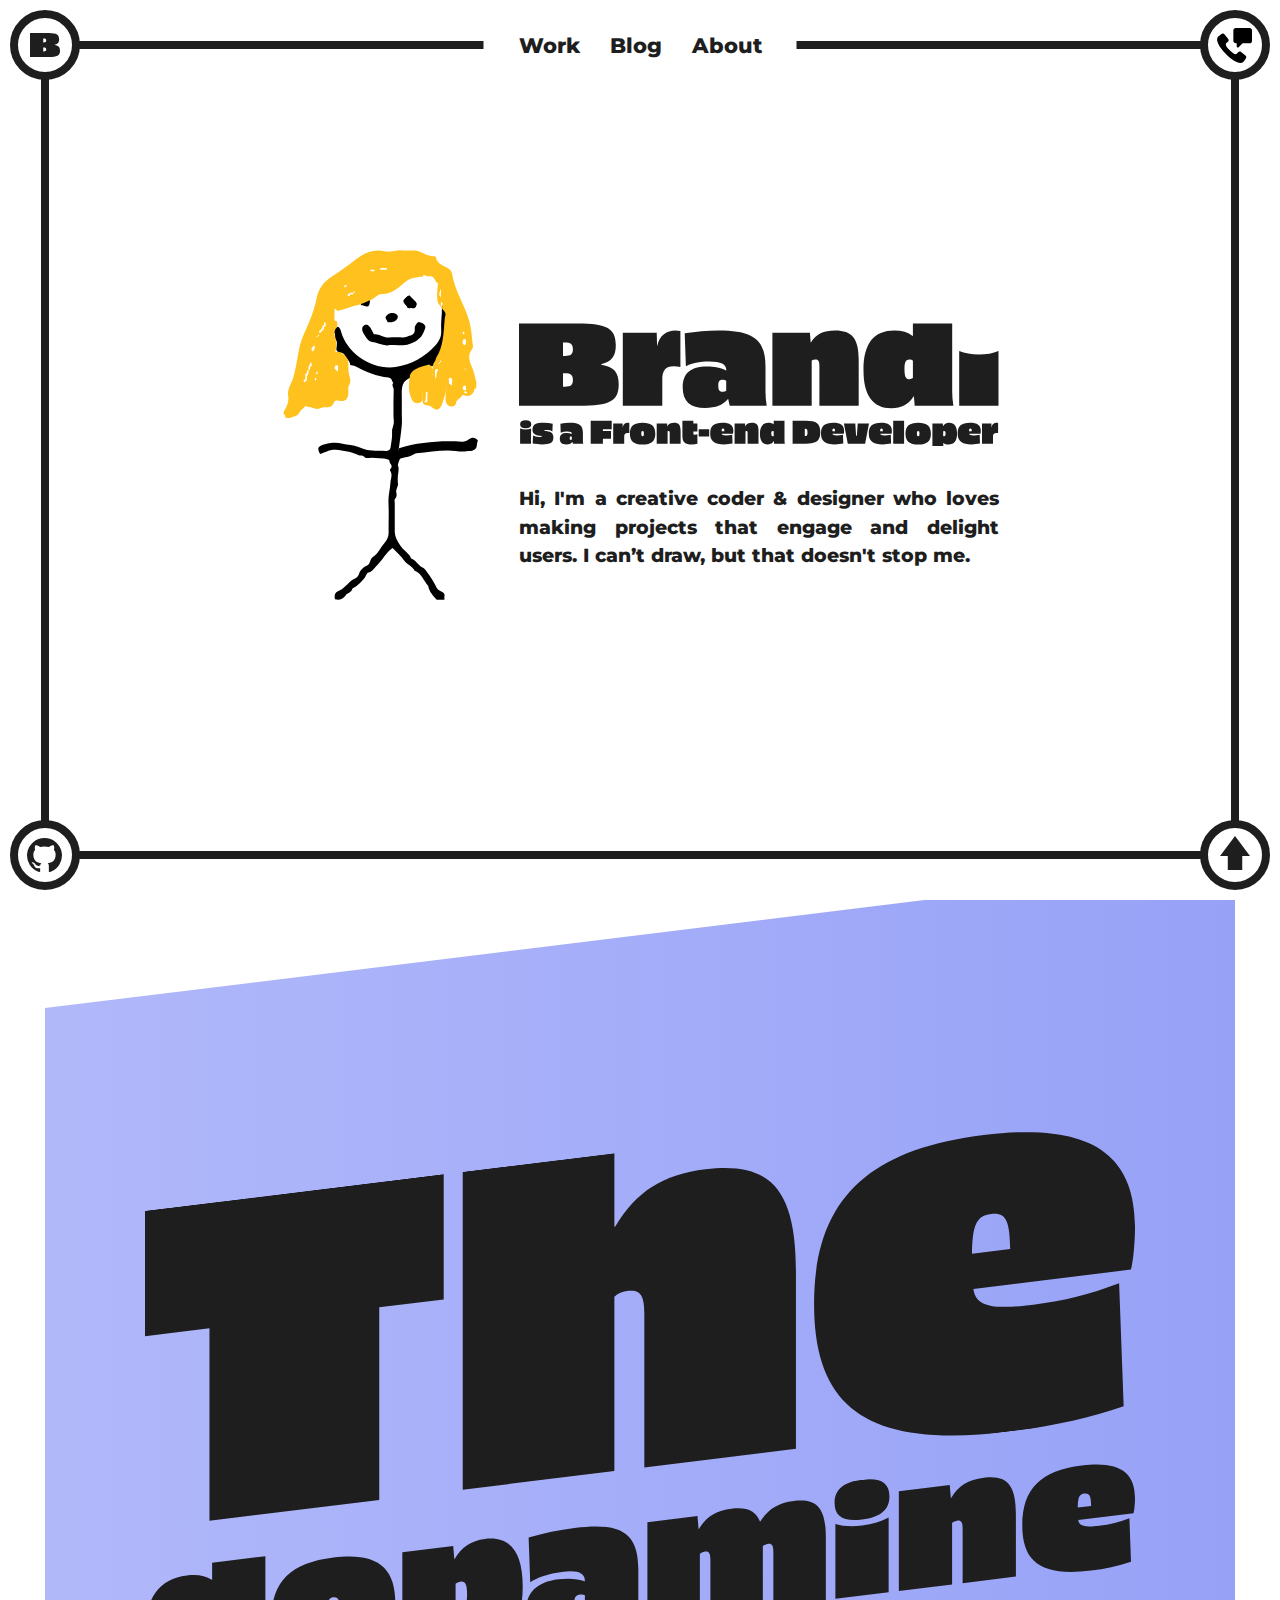
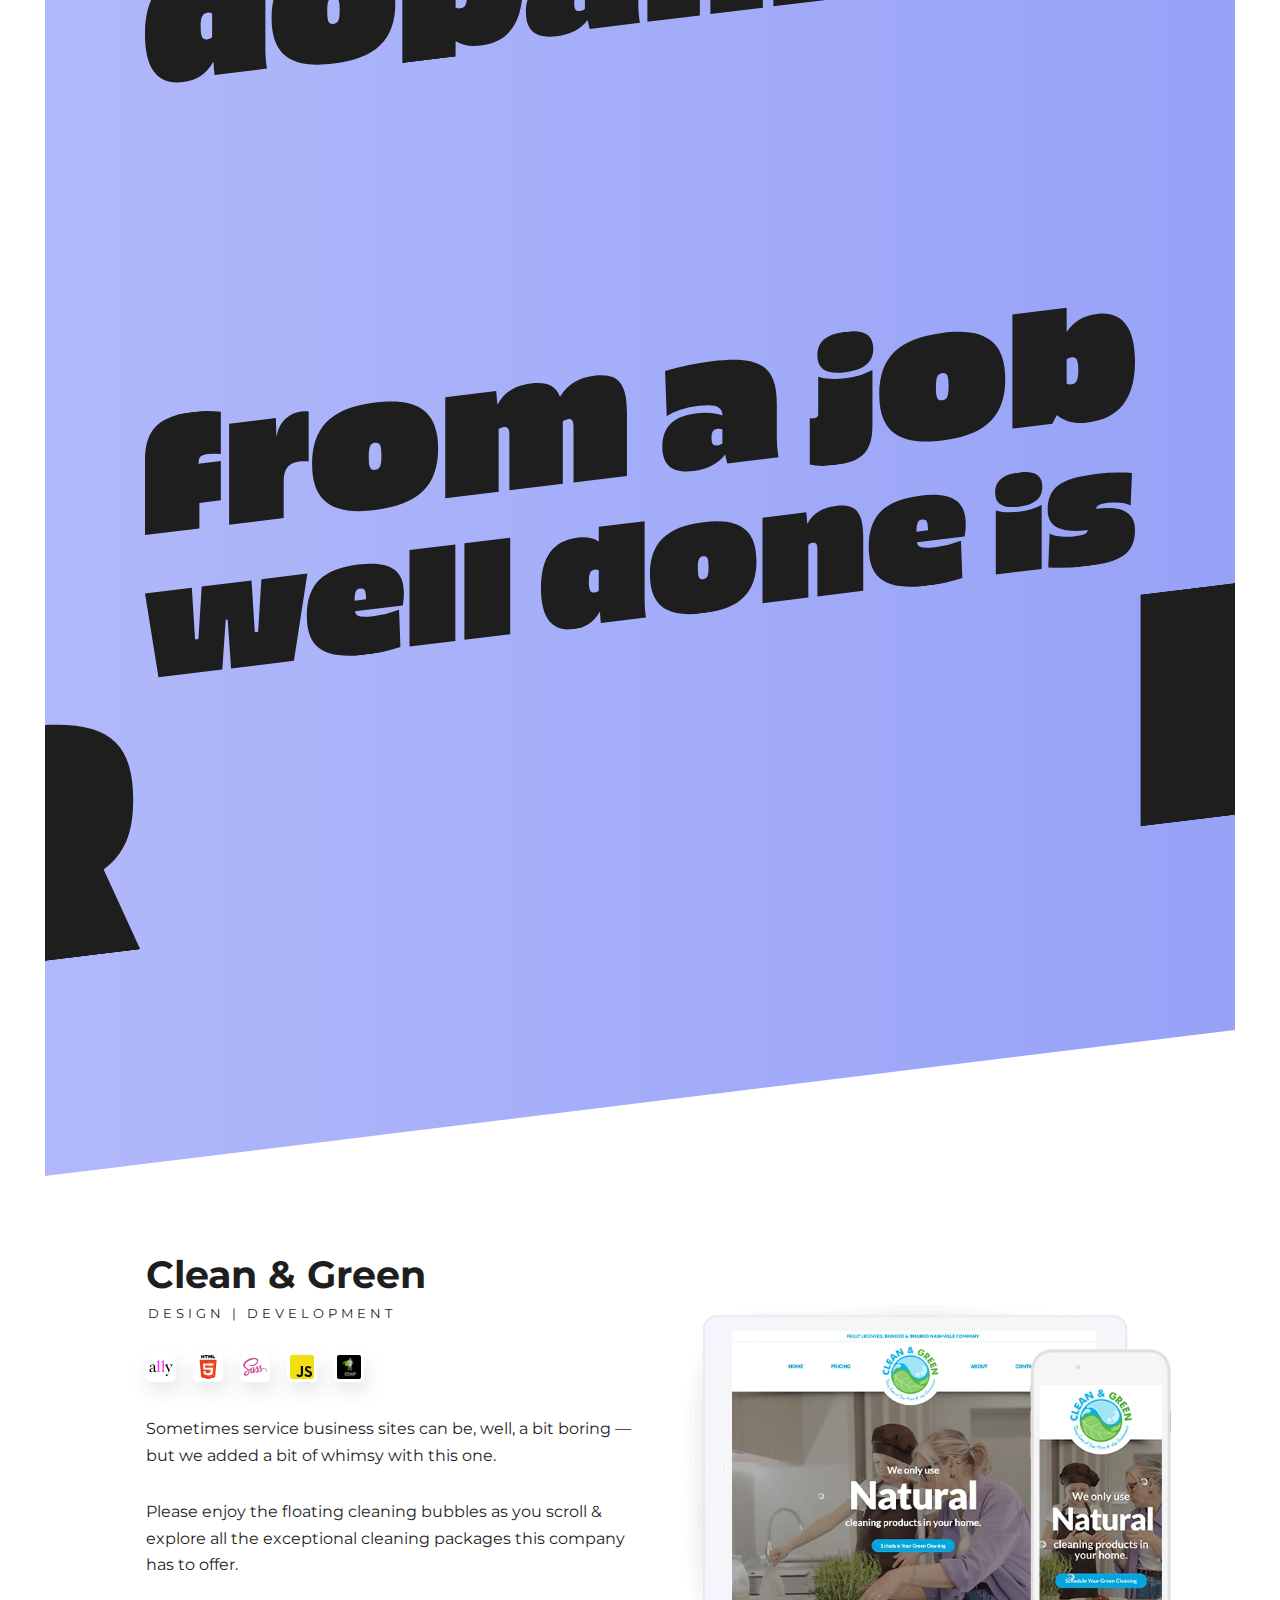
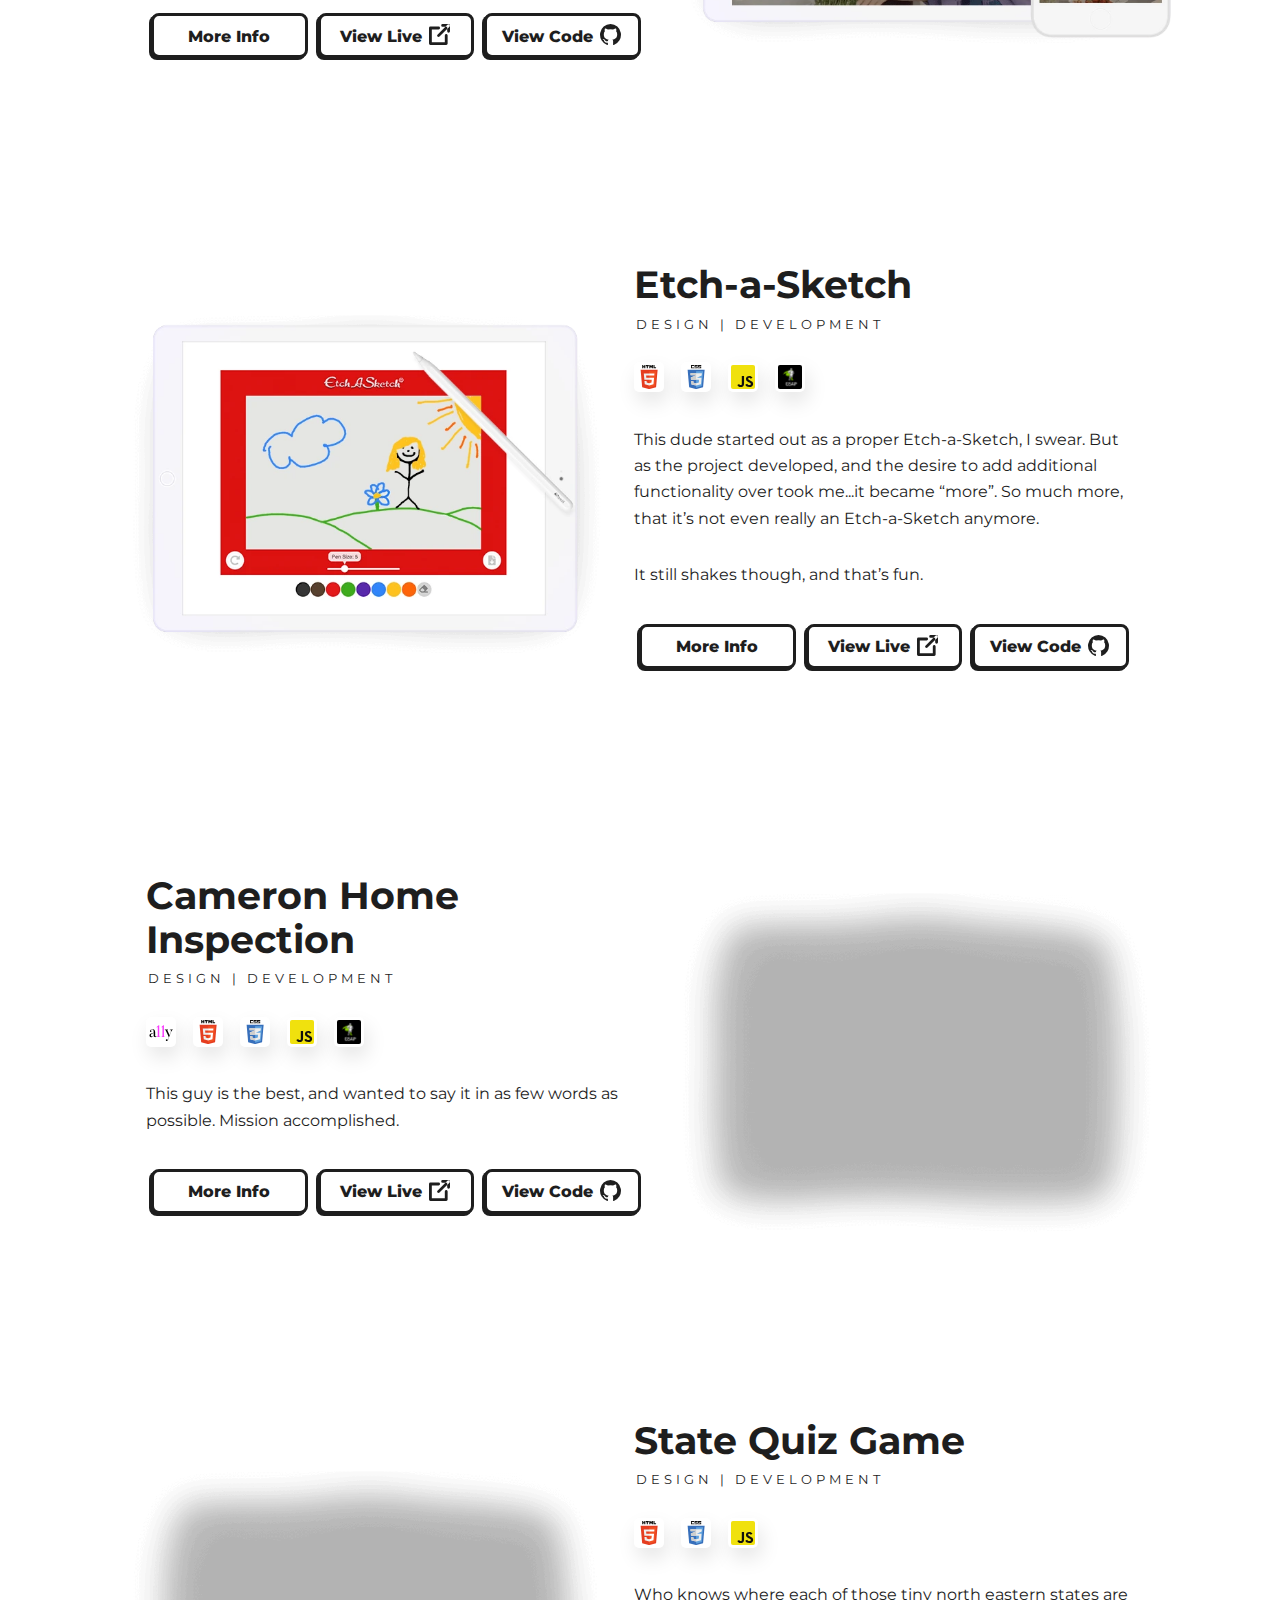
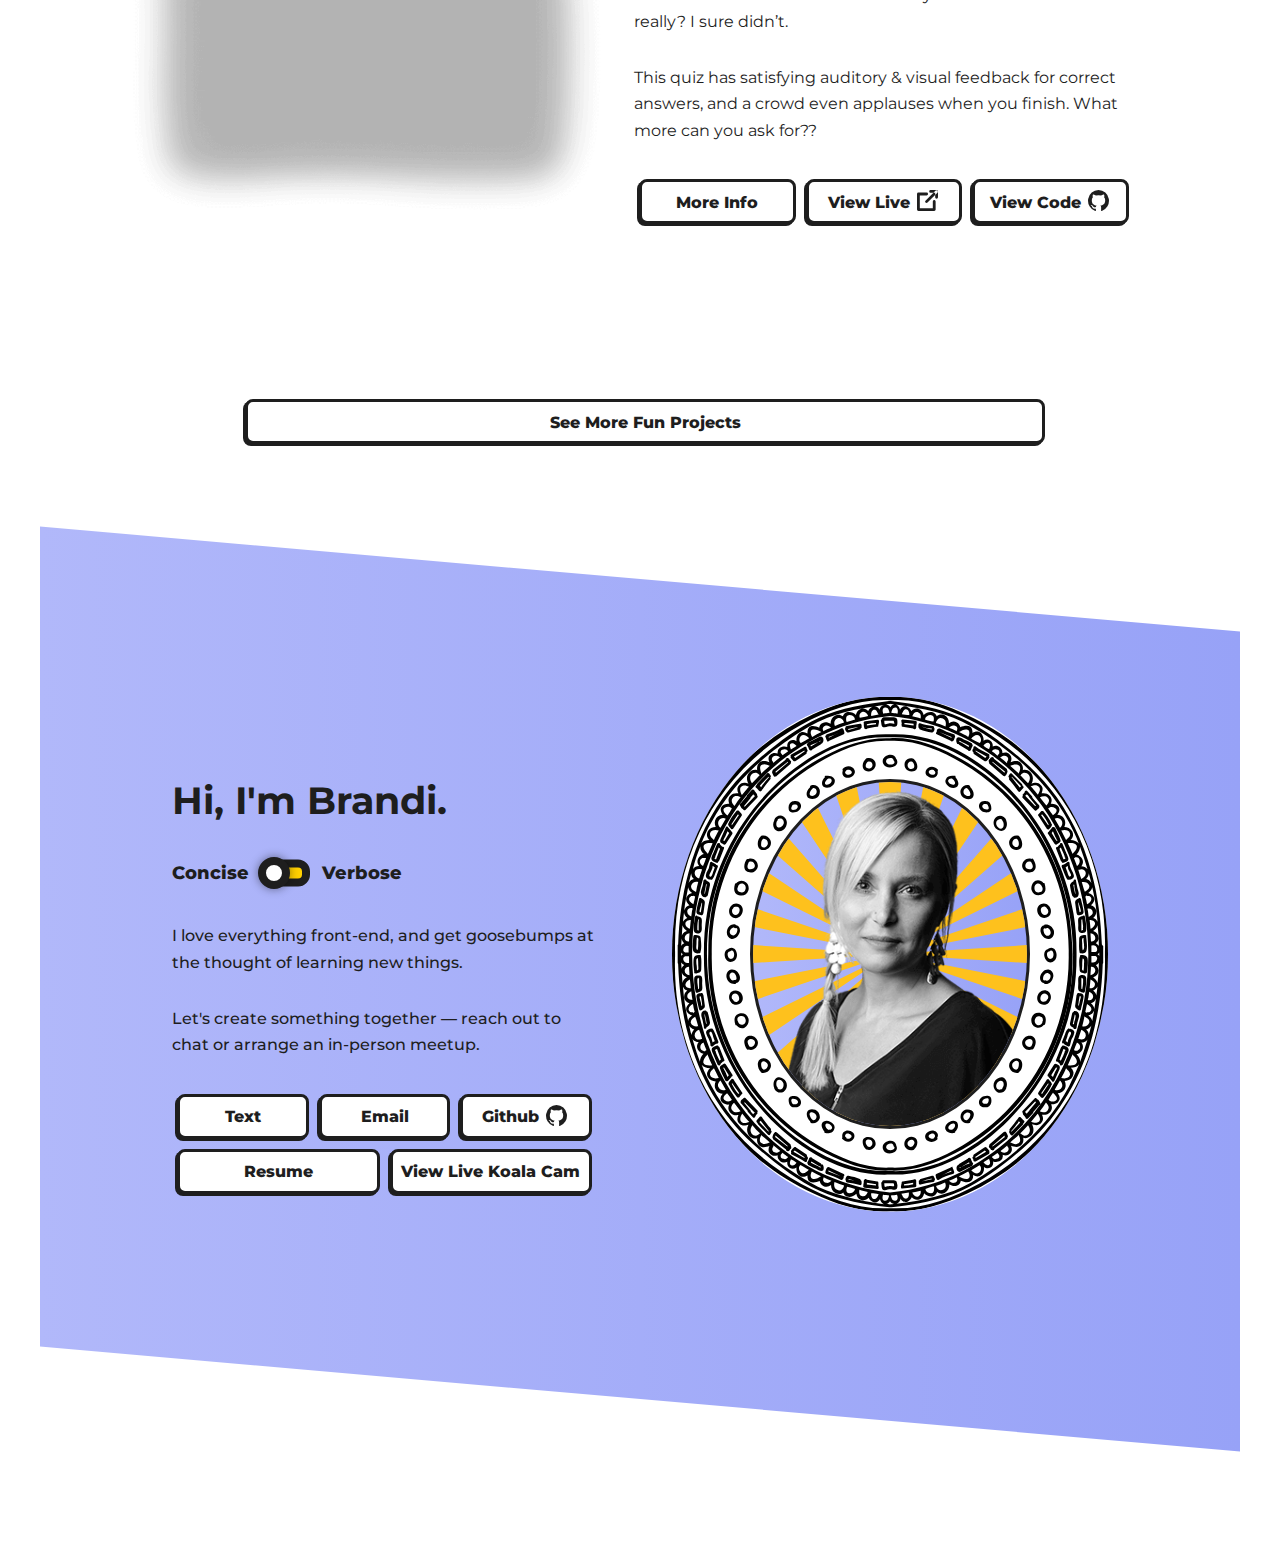
<file: index.html>
<!DOCTYPE html>
<html class="no-js" lang="en">

<head>
  <meta charset="utf-8" />
  <title>Brandi Cameron is a Front-end Developer &amp; Designer in Nashville, Tennessee</title>
  <meta name="description" content="Hi, I’m Brandi, a front-end web developer and graphic designer. I love
    creating projects that engage & delight users — let's make something cool
    together." />
  <meta name="viewport" content="width=device-width, initial-scale=1" />
  <meta name="author" content="Brandi Cameron | hello@brandicameron.com" />
  <meta name="theme-color" content="#ffffff" />
  <link rel="stylesheet" href="css/normalize.css" />
  <link rel="stylesheet" href="css/styles.min.css" />
  <link rel="preconnect" href="https://fonts.googleapis.com" />
  <link rel="preconnect" href="https://fonts.gstatic.com" crossorigin />
  <link href="https://fonts.googleapis.com/css2?family=Montserrat:wght@400;500;800&display=swap" rel="stylesheet" />
  <link rel="apple-touch-icon" sizes="180x180" href="apple-touch-icon.png?" />
  <link rel="icon" type="image/png" sizes="32x32" href="favicon-32x32.png?" />
  <link rel="icon" type="image/png" sizes="16x16" href="favicon-16x16.png?" />
  <link rel="manifest" href="site.webmanifest" />
  <link rel="mask-icon" href="safari-pinned-tab.svg?" color="#5bbad5" />
  <meta name="msapplication-TileColor" content="#ffc40d" />
  <meta name="theme-color" content="#ffffff" />
  <meta property="og:title" content="Brandi Cameron | Front-end Developer &amp; Designer" />
  <meta property="og:image" content="./img/share.jpg" />
</head>

<body>
  <a class="skip-to-content-link" href="#content">Skip to content</a>

  <div class="browser-frame">
    <div class="cover top-cover"></div>
    <div class="cover bottom-cover"></div>
    <div class="line horizontal-line top-line"></div>
    <div class="line horizontal-line bottom-line"></div>
    <div class="line vertical-line left-line"></div>
    <div class="line vertical-line right-line"></div>
  </div>

  <header>
    <nav>
      <a href="index.html" aria-label="Go back to the home page." class="circle circle-top-left"></a>
      <ul class="navigation-list">
        <li class="navigation-list-item"><a href="#work">Work</a></li>
        <li class="navigation-list-item"><a href="#work">Blog</a></li>
        <li class="navigation-list-item"><a href="#about">About</a></li>
      </ul>
      <a href="#" class="circle circle-top-right" aria-label="Contact Brandi."></a>
      <a href="https://github.com/brandicameron" aria-label="Visit my Github page." target="blank"
        class="circle circle-bottom-left"></a>
      <a href="#" aria-label="Back to top." class="circle circle-bottom-right"></a>
    </nav>
  </header>

  <main id="content">
    <section class="intro-section">
      <img src="./img/brandi-drawing-1.svg" alt="" class="drawing drawing-desktop" width="109" height="196"
        onmouseover="this.src='./img/brandi-drawing-2.svg'" onmouseout="this.src='./img/brandi-drawing-1.svg'" />
      <div class="name-container">
        <h1 class="intro-heading" aria-label="Brandi is a front-end developer and Graphic Designer.">
          <img src="./img/i-dot.svg" alt="" class="i-dot" width="480" height="30" />
          <picture>
            <source srcset="./img/name-lg-m.svg" media="(max-width: 550px)" />
            <source srcset="./img/name-lg.svg" />
            <img src="./img/name-lg.svg" alt="" class="name-lg" width="480" height="124" />
          </picture>
        </h1>
        <img src="./img/brandi-drawing-1.svg" alt="" class="drawing drawing-mobile" width="109" height="196"
          onmouseover="this.src='./img/brandi-drawing-2.svg'" onmouseout="this.src='./img/brandi-drawing-1.svg'" />
        <p class="intro-paragraph">
          Hi, I'm a creative coder & designer who loves making projects that engage and delight users. I can’t
          draw, but that doesn't stop me.
        </p>
      </div>
    </section>

    <blockquote class="quote-section">
      <div class="quote">
        <img src="./img/the.svg" alt="" class=" quote-image the" width="1053" height="348"
          aria-label="The dopamine rush from a job well done is free." />
        <img src="./img/dopamine.svg" alt="" class=" quote-image dopamine" width="1053" height="134" />
        <img src="./img/rush.svg" alt="" class=" quote-image rush" width="1053" height="279" />
        <img src="./img/from-a-job.svg" alt="" class=" quote-image from-a-job" width="1053" height="140" />
        <img src="./img/well-done-is.svg" alt="" class=" quote-image well-done-is" width="1059" height="109" />
        <div class="free-container">
          <img src="./img/free-1.svg" alt="" class=" quote-image free-1" width="552" height="250" />
          <img src="./img/free-2.svg" alt="" class=" quote-image free-2" width="490" height="250" />
        </div>
      </div>
    </blockquote>

    <!-- This div is so projects can wrap on ulta-wide screens -->
    <div class="projects-container section-margins">
      <section class="project-1 project" id="work">
        <div class="content">
          <h2 class="font-medium">Clean &amp; Green</h2>
          <h3 class="bi-line">Design | Development</h3>
          <ul class="tech-stack" aria-label="Tech used in this project:">
            <li class="tech-item" aria-label="A11y Compliant"><img src="./img/icons/a11y-icon.svg" alt=""
                class="tech-icon" width="30" height="30" title="Coded for Accessibility">
            <li class="tech-item" aria-label="HTML 5"><img src="./img/icons/html-icon.svg" alt="" class="tech-icon"
                width="30" height="30">
            <li class="tech-item" aria-label="Sass"><img src="./img/icons/sass-icon.svg" alt="" class="tech-icon"
                width="30" height="30">
            <li class="tech-item" aria-label="Javascript"><img src="./img/icons/javascript-icon.svg" alt=""
                class="tech-icon" width="30" height="30">
            </li>
            <li class="tech-item" aria-label="Greensock"><img src="./img/icons/gsap-icon.png" alt="" class="tech-icon"
                width="30" height="30">
            </li>
          </ul>
          <p>Sometimes service business sites can be, well, a bit boring — but we added a bit of whimsy with this one.
          </p>
          <p>
            Please enjoy the floating cleaning bubbles as you scroll & explore all the exceptional cleaning packages
            this company has to offer.
          </p>
          <div class="project-link-buttons">
            <a class="link-button more-info" href="#work">
              <span class="btn-shadow"></span>
              <span class="btn-front link-button">More Info</span>
            </a>
            <a class="link-button" target="blank" href="https://brandicameron.github.io/cg/">
              <span class="btn-shadow"></span>
              <span class="btn-front link-button">View Live
                <img src="./img/new-window.svg" alt="" width="25" height="25" />
              </span>
            </a>
            <a class="link-button" aria-label="View project on Github" target="blank"
              href="https://github.com/brandicameron/cg">
              <span class="btn-shadow"></span>
              <span class="btn-front link-button">View Code
                <img src="./img/github-logo.svg" alt="" width="25" height="25" />
              </span>
            </a>
          </div>
        </div>
        <div class="samples-container">
          <div class="shadow"></div>
          <picture>
            <source srcset="./img/cg-tablet-m.png" media="(max-width: 550px)" />
            <source srcset="./img/cg-tablet.webp" type="image/webp" />
            <source srcset="./img/cg-tablet.png" />
            <img loading="lazy" src="./img/cg-tablet.png" alt="" class="tablet sample" width="619" height="449" />
          </picture>
          <picture>
            <source srcset="./img/cg-mobile-m.png" media="(max-width: 550px)" />
            <source srcset="./img/cg-mobile.webp" type="image/webp" />
            <source srcset="./img/cg-mobile.png" />
            <img loading="lazy" src="./img/cg-mobile.png" alt="" class="mobile sample" width="619" height="378" />
          </picture>
        </div>
      </section>

      <section class="project-2 project">
        <div class="content">
          <h2 class="font-medium">Etch-a-Sketch</h2>
          <h3 class="bi-line">Design | Development</h3>
          <ul class="tech-stack" aria-label="Tech used in this project:">
            <li class="tech-item" aria-label="HTML 5"><img src="./img/icons/html-icon.svg" alt="" class="tech-icon"
                width="30" height="30">
            <li class="tech-item" aria-label="CSS"><img src="./img/icons/css-icon.svg" alt="" class="tech-icon"
                width="30" height="30">
            <li class="tech-item" aria-label="Javascript"><img src="./img/icons/javascript-icon.svg" alt=""
                class="tech-icon" width="30" height="30">
            </li>
            <li class="tech-item" aria-label="Greensock"><img src="./img/icons/gsap-icon.png" alt="" class="tech-icon"
                width="30" height="30">
            </li>
          </ul>
          <p>
            This dude started out as a proper Etch-a-Sketch, I swear. But as the project developed, and the desire to
            add additional functionality over took me...it became “more”. So much more, that it’s not even really an
            Etch-a-Sketch anymore.
          </p>
          <p>It still shakes though, and that’s fun.</p>
          <div class="project-link-buttons">
            <a class="link-button more-info" href="#work">
              <span class="btn-shadow"></span>
              <span class="btn-front link-button">More Info</span>
            </a>
            <a class="link-button" target="blank" href="https://brandicameron.github.io/etchasketch/">
              <span class="btn-shadow"></span>
              <span class="btn-front link-button">View Live
                <img src="./img/new-window.svg" alt="" width="25" height="25" />
              </span>
            </a>
            <a class="link-button" aria-label="View project on Github" target="blank"
              href="https://github.com/brandicameron/etchasketch">
              <span class="btn-shadow"></span>
              <span class="btn-front link-button">View Code
                <img src="./img/github-logo.svg" alt="" width="25" height="25" />
              </span>
            </a>
          </div>
        </div>
        <div class="samples-container">
          <div class="shadow"></div>
          <picture>
            <source srcset="./img/etch-tablet-m.png" media="(max-width: 550px)" />
            <source srcset="./img/etch-tablet.webp" type="image/webp" />
            <source srcset="./img/etch-tablet.png" />
            <img loading="lazy" src="./img/etch-tablet.png" alt="" class="tablet sample" width="619" height="449" />
          </picture>
        </div>
      </section>

      <section class="project-3 project">
        <div class="content">
          <h2 class="font-medium">Cameron Home Inspection</h2>
          <h3 class="bi-line">Design | Development</h3>
          <ul class="tech-stack" aria-label="Tech used in this project:">
            <li class="tech-item" aria-label="A11y Compliant"><img src="./img/icons/a11y-icon.svg" alt=""
                class="tech-icon" width="30" height="30">
            <li class="tech-item" aria-label="HTML 5"><img src="./img/icons/html-icon.svg" alt="" class="tech-icon"
                width="30" height="30">
            <li class="tech-item" aria-label="CSS"><img src="./img/icons/css-icon.svg" alt="" class="tech-icon"
                width="30" height="30">
            <li class="tech-item" aria-label="Javascript"><img src="./img/icons/javascript-icon.svg" alt=""
                class="tech-icon" width="30" height="30">
            </li>
            <li class="tech-item" aria-label="Greensock"><img src="./img/icons/gsap-icon.png" alt="" class="tech-icon"
                width="30" height="30">
            </li>
          </ul>
          <p>This guy is the best, and wanted to say it in as few words as possible. Mission accomplished.</p>
          <div class="project-link-buttons">
            <a class="link-button more-info" href="#work">
              <span class="btn-shadow"></span>
              <span class="btn-front link-button">More Info</span>
            </a>
            <a class="link-button" target="blank" href="https://cameronhomeinspection.com/">
              <span class="btn-shadow"></span>
              <span class="btn-front link-button">View Live
                <img src="./img/new-window.svg" alt="" width="25" height="25" />
              </span>
            </a>
            <a class="link-button" aria-label="View project on Github" target="blank"
              href="https://github.com/brandicameron/cameron-inspection">
              <span class="btn-shadow"></span>
              <span class="btn-front link-button">View Code
                <img src="./img/github-logo.svg" alt="" width="25" height="25" />
              </span>
            </a>
          </div>
        </div>
        <div class="samples-container">
          <div class="shadow"></div>
          <picture>
            <source srcset="./img/chi-tablet-m.png" media="(max-width: 550px)" />
            <source srcset="./img/chi-tablet.webp" type="image/webp" />
            <source srcset="./img/chi-tablet.png" />
            <img loading="lazy" src="./img/chi-tablet.png" alt="" class="tablet sample" width="619" height="449" />
          </picture>
          <picture>
            <source srcset="./img/chi-mobile-m.png" media="(max-width: 550px)" />
            <source srcset="./img/chi-mobile.webp" type="image/webp" />
            <source srcset="./img/chi-mobile.png" />
            <img loading="lazy" src="./img/chi-mobile.png" alt="" class="mobile sample" width="619" height="378" />
          </picture>
        </div>
      </section>

      <section class="project-4 project section-margins">
        <div class="content">
          <h2 class="font-medium">State Quiz Game</h2>
          <h3 class="bi-line">Design | Development</h3>
          <ul class="tech-stack" aria-label="Tech used in this project:">
            <li class="tech-item" aria-label="HTML 5"><img src="./img/icons/html-icon.svg" alt="" class="tech-icon"
                width="30" height="30">
            <li class="tech-item" aria-label="CSS 3"><img src="./img/icons/css-icon.svg" alt="" class="tech-icon"
                width="30" height="30">
            <li class="tech-item" aria-label="Javascript"><img src="./img/icons/javascript-icon.svg" alt=""
                class="tech-icon" width="30" height="30">
            </li>
          </ul>
          <p>Who knows where each of those tiny north eastern states are really? I sure didn’t.</p>
          <p>
            This quiz has satisfying auditory & visual feedback for correct answers, and a crowd even applauses when you
            finish. What more can you ask for??
          </p>
          <div class="project-link-buttons">
            <a class="link-button more-info" href="#work">
              <span class="btn-shadow"></span>
              <span class="btn-front link-button">More Info</span>
            </a>
            <a class="link-button" target="blank" href="https://brandicameron.github.io/states/">
              <span class="btn-shadow"></span>
              <span class="btn-front link-button">View Live
                <img src="./img/new-window.svg" alt="" width="25" height="25" />
              </span>
            </a>
            <a class="link-button" aria-label="View project on Github" target="blank"
              href="https://github.com/brandicameron/states">
              <span class="btn-shadow"></span>
              <span class="btn-front link-button">View Code
                <img src="./img/github-logo.svg" alt="" width="25" height="25" />
              </span>
            </a>
          </div>
        </div>
        <div class="samples-container">
          <div class="shadow"></div>
          <picture>
            <source srcset="./img/states-tablet-m.png" media="(max-width: 550px)" />
            <source srcset="./img/states-tablet.webp" type="image/webp" />
            <source srcset="./img/states-tablet.png" />
            <img loading="lazy" src="./img/states-tablet.png" alt="" class="tablet sample" width="619" height="449" />
          </picture>
        </div>
        <a class="link-button view-more" href="#work">
          <span class="btn-shadow"></span>
          <span class="btn-front link-button">See More Fun Projects</span>
        </a>
      </section>
    </div>

    <section id="about" class="about-section section-margins">
      <div class="about-wrapper">
        <div class="about-content">
          <!-- <div class="toggle">
            <label for="switch" class="toggle-options">Concise</label>
            <div class="checkbox-container">
              <input id="switch" type="checkbox" class="checkbox" />
              <label for="switch" class="checkbox-label"></label>
            </div>
            <label for="switch" class="toggle-options">Verbose</label>
          </div> -->

          <h2 class="font-medium">Hi, I'm Brandi.</h2>
          <div class="toggle">
            <label for="switch" class="toggle-options">Concise</label>
            <div class="checkbox-container">
              <input id="switch" type="checkbox" class="checkbox" />
              <label for="switch" class="checkbox-label"></label>
            </div>
            <label for="switch" class="toggle-options">Verbose</label>
          </div>
          <p>I love everything front-end, and get goosebumps at the thought of learning new things.</p>
          <div class="verbose" hidden>
            <p>I work hard to create sites that are A11y compliant, fully responsive and performant...bla bla bla</p>
            <p>I’ve been a graphic designer for 12 years, and for the last 10 have run a website catering to the design
              needs of professional photographers — 3 Dollar Templates. It’s been a blast, but honestly I think I
              probably started that business just so I could build the website.</p>
          </div>
          <p>
            Let's create something together — reach out to chat or arrange an in-person meetup.
          </p>
          <div class="about-link-buttons">
            <a class="link-button" href="sms:+16155167016"><span class="btn-shadow"></span><span
                class="btn-front link-button">Text</span></a>
            <a class="link-button" href="mailto:hello@brandicameron.com"><span class="btn-shadow"></span><span
                class="btn-front link-button">Email</span></a>
            <a class="link-button" aria-label="View my Github Page" target="blank"
              href="https://github.com/brandicameron"><span class="btn-shadow"></span><span
                class="btn-front link-button">Github<img src="./img/github-logo.svg" alt="" width="25"
                  height="25" /></span></a>
            <a class="link-button" href="#work"><span class="btn-shadow"></span><span
                class="btn-front link-button">Resume</span></a>
            <a class="link-button last-button" href="https://zoo.sandiegozoo.org/cams/koala-cam" target="blank"><span
                class="btn-shadow"></span><span class="btn-front link-button">View Live Koala Cam</span></a>
          </div>
        </div>

        <div class="about-photo">
          <img class="vector-frame" src="./img/frame.svg" alt="" width="436" height="538" />
          <div class="inner-frame-container">
            <div class="rays"></div>
            <!-- <img src="./img/rays.svg" alt="" class="rays" /> -->
            <img src="./img/brandi.png" alt="" class="brandi-photo" />
          </div>
        </div>
      </div>

    </section>
  </main>

  <script src="js/gsap.min.js"></script>
  <script src="js/ScrollTrigger.min.js"></script>
  <script src="js/EasePack.min.js"></script>
  <script src="js/confetti.js"></script>
  <script src="js/main.js"></script>
</body>

</html>
</file>
<file: css/styles.min.css>
*{margin:0;padding:0;-webkit-box-sizing:border-box;box-sizing:border-box;scroll-behavior:smooth}html{scroll-padding-top:2rem;overflow-x:hidden}.section-margins{margin-bottom:150px}@media screen and (max-width: 500px){.section-margins{margin-bottom:20px}}body{font-family:'Montserrat', sans-serif;font-weight:400;font-style:normal;color:#1e1e1e}@media screen and (max-width: 500px){body{margin:0}}body:last-of-type{padding-bottom:60px}.skip-to-content-link{position:absolute;background:#fff;border:8px solid #1e1e1e;font-weight:800;border-radius:8px;padding:12px 15px;top:8px;left:8px;-webkit-transform:translateY(-115%);transform:translateY(-115%);z-index:1001}.skip-to-content-link:focus{-webkit-transform:translateY(5%);transform:translateY(5%)}p{margin:30px 0;line-height:165%}li{list-style:none}a{text-decoration:none;color:#1e1e1e;cursor:pointer}a:focus{outline:8px solid #fec11d}a:active{outline:none}.flex,.navigation-list{display:-webkit-box;display:-ms-flexbox;display:flex}.flex-centered-column,.quote,.page-not-found{display:-webkit-box;display:-ms-flexbox;display:flex;-webkit-box-orient:vertical;-webkit-box-direction:normal;-ms-flex-direction:column;flex-direction:column;-webkit-box-pack:center;-ms-flex-pack:center;justify-content:center;-webkit-box-align:center;-ms-flex-align:center;align-items:center}.flex-centered-row,.link-button,.intro-section,.free-container,.projects-container,.project,.tech-stack,.project-link-buttons,.about-wrapper,.about-link-buttons,.toggle{display:-webkit-box;display:-ms-flexbox;display:flex;-webkit-box-pack:center;-ms-flex-pack:center;justify-content:center;-webkit-box-align:center;-ms-flex-align:center;align-items:center}.font-medium{font-size:2.4rem}.font-xsmall{font-size:0.75rem;font-weight:800}.link-button{position:relative;width:100%;width:130px;height:45px;margin:5px;-webkit-box-flex:1;-ms-flex-positive:1;flex-grow:1;text-align:center}.btn-shadow{position:absolute;background:#1e1e1e;height:100%;width:100%;border-radius:8px;bottom:-2px;left:-2px}.btn-front{position:absolute;width:100%;background-color:#fff;border:3px solid #1e1e1e;font-weight:800;line-height:100%;border-radius:8px;padding:2px 5px 0 5px;margin:0;-webkit-transition:75ms ease-in;transition:75ms ease-in}.btn-front:hover{-webkit-transform:translateY(-2px) translateX(2px);transform:translateY(-2px) translateX(2px);background:#b1b8fa}.btn-front:active{outline:none;-webkit-transform:translateY(2px) translateX(-2px);transform:translateY(2px) translateX(-2px)}.btn-front img{margin:0 1px 4px 5px;padding:2px}.line{position:fixed;background-color:#1e1e1e;z-index:100}.horizontal-line{left:50%;-webkit-transform:translateX(-50%);transform:translateX(-50%);width:calc(100vw - 150px);height:8px}.vertical-line{top:50%;-webkit-transform:translateY(-50%);transform:translateY(-50%);height:calc(100vh - 150px);width:8px}.top-line{top:41px}.bottom-line{bottom:41px}.left-line{left:41px}.right-line{right:41px}.cover{position:fixed;width:100vw;height:41px;background-color:#fff;margin:0 auto;z-index:99}.top-cover{top:0;left:0}.bottom-cover{bottom:0;left:0}@media screen and (max-width: 500px){.top-cover{display:none}.top-line,.left-line,.right-line{display:none}.bottom-line{width:100%;bottom:70px;-webkit-box-shadow:0 -9px 12px rgba(0,0,0,0.4);box-shadow:0 -9px 12px rgba(0,0,0,0.4)}.bottom-cover{width:100%;height:70px}}.circle{position:fixed;display:-ms-grid;display:grid;place-items:center;width:70px;height:70px;border-radius:50%;background-color:#fff;border:8px solid #1e1e1e;z-index:1000}.circle:hover{background-color:#b1b8fa;-webkit-transition:150ms;transition:150ms}.circle-top-left{top:10px;left:10px;background-image:url(../img/logo.svg);background-repeat:no-repeat;background-position:center;background-size:55%}.circle-top-right{top:10px;right:10px;background-image:url(../img/contact-graphic.svg);background-repeat:no-repeat;background-position:center;background-size:65%}.circle-bottom-left{bottom:10px;left:10px;background-image:url(../img/github-logo.svg);background-repeat:no-repeat;background-position:center;background-size:65%}.circle-bottom-right{bottom:10px;right:10px;background-image:url(../img/back-to-top.svg);background-repeat:no-repeat;background-position:center 8px;background-size:55%}.contact-graphic{margin-left:7px}.logo{position:fixed;width:35px;height:auto;z-index:100;top:28px;left:26px}.navigation-list{position:fixed;left:50%;-webkit-transform:translateX(-50%);transform:translateX(-50%);background-color:#fff;padding:0 20px;height:35px;border-radius:8px;top:29px;z-index:100}.navigation-list-item{margin:0 15px;font-size:1.3rem;line-height:160%;font-weight:800}.navigation-list-item:active{-webkit-transform:scale(0.95);transform:scale(0.95);-webkit-transition:-webkit-transform 300ms;transition:-webkit-transform 300ms;transition:transform 300ms;transition:transform 300ms, -webkit-transform 300ms}.navigation-list-item:after{content:'';display:block;width:100%;-webkit-transform:scaleX(0);transform:scaleX(0);-webkit-transform-origin:left;transform-origin:left;height:7px;border-radius:1px;background:-webkit-gradient(linear, left top, right top, from(#b1b8fa), to(#97a2f7));background:linear-gradient(to right, #b1b8fa, #97a2f7);-webkit-transition:-webkit-transform 150ms;transition:-webkit-transform 150ms;transition:transform 150ms;transition:transform 150ms, -webkit-transform 150ms;margin-top:-3px}.navigation-list-item:hover::after{-webkit-transform:scaleX(1);transform:scaleX(1)}@media screen and (max-width: 500px){.navigation-list{-webkit-box-align:center;-ms-flex-align:center;align-items:center;height:70px;top:auto;bottom:0}.navigation-list-item{font-size:1.2rem;margin:0 5px}a.circle-bottom-left,a.circle-bottom-right{display:none}a.circle-top-left,a.circle-top-right{top:auto;bottom:8px}.circle{width:55px;height:55px;border:7px solid #1e1e1e}}.intro-section{height:100vh}.drawing{height:40vh;width:auto}.drawing-desktop{margin-bottom:50px;margin-right:40px}.drawing-mobile{display:none}.name-container{position:relative;width:100%;max-width:480px}.intro-heading{position:relative}.i-dot{position:absolute;right:0;top:-2px;width:100%;height:auto}.name-lg{width:100%;height:auto}.intro-paragraph{max-width:480px;font-weight:800;font-size:1.2rem;text-align:justify;line-height:150%}@media screen and (max-width: 920px){.intro-section{-webkit-box-orient:vertical;-webkit-box-direction:normal;-ms-flex-direction:column;flex-direction:column}.drawing-desktop{display:none}.drawing-mobile{display:block;margin:0 auto}}@media screen and (max-width: 500px){.intro-section{margin-top:20px;height:auto}.name-container{width:275px}.drawing-mobile{height:35vh}.intro-paragraph{font-size:1.2rem;text-align:left;width:285px;line-height:150%;margin:20px auto 25px auto}}@media (orientation: landscape) and (max-height: 500px){.intro-section{margin-top:60px;height:auto;padding:0 100px}}.quote{background:-webkit-gradient(linear, left top, right top, from(#b1b8fa), to(#97a2f7));background:linear-gradient(to right, #b1b8fa, #97a2f7);padding:200px 100px;margin:35px 45px 50px 45px;-webkit-transform:skewY(-7deg);transform:skewY(-7deg);overflow-x:hidden}.quote-image{width:100%;max-width:90vw;height:auto;margin:15px 0}.free-container{position:relative;width:100%;max-width:90vw;-webkit-box-align:baseline;-ms-flex-align:baseline;align-items:baseline}.free-1{width:53.5%;padding-right:5px}.free-2{width:46.5%;padding-left:5px}.free{margin-top:20px}@media screen and (max-width: 500px){.quote{padding:125px 0;margin:100px 0 0 0}.quote-image{margin:5px 0;max-width:90vw}.free-container{margin-top:8px;max-width:90vw}.free-1{padding-right:1px}.free-2{padding-left:1px}}.projects-container{-webkit-box-align:stretch;-ms-flex-align:stretch;align-items:stretch;-ms-flex-wrap:wrap;flex-wrap:wrap;width:calc(100vw - 80px);margin:0 auto}.project{position:relative;color:#1e1e1e;padding:100px 75px;width:99%}.project:nth-child(even){-webkit-box-orient:horizontal;-webkit-box-direction:reverse;-ms-flex-direction:row-reverse;flex-direction:row-reverse}.content{padding:0 25px;max-width:550px}.bi-line{font-size:0.8rem;font-weight:normal;text-transform:uppercase;letter-spacing:4px;margin:10px 0 30px 2px}.tech-stack{-webkit-box-pack:start;-ms-flex-pack:start;justify-content:flex-start}.tech-icon{border-radius:5px;padding:3px;background-color:#fff;-webkit-box-shadow:3px 10px 20px rgba(0,0,0,0.1);box-shadow:3px 10px 20px rgba(0,0,0,0.1)}.tech-item:not(:last-of-type){margin-right:17px}.samples-container{position:relative;max-width:619px;width:50vw;padding:0 25px;margin-top:-25px}.shadow{position:absolute;top:20px;left:0;max-width:700px;max-height:500px;width:100%;height:110%;background-image:url(.././img/shadow.png);background-repeat:no-repeat;background-size:cover;-webkit-transform:rotate(180deg);transform:rotate(180deg)}.tablet{position:relative;width:100%;height:auto;max-width:619px}.mobile{position:absolute;width:100%;height:auto;max-width:619px;right:-5px;top:20%;-webkit-transform-origin:top right;transform-origin:top right}.view-more{position:absolute;width:70vw;max-width:800px;bottom:-120px;left:50%;-webkit-transform:translateX(-50%);transform:translateX(-50%)}@media (pointer: coarse){.project{padding:75px 75px}.content{margin-top:60px;max-width:500px}}@media screen and (max-width: 920px){.project{-ms-flex-wrap:wrap-reverse;flex-wrap:wrap-reverse;padding:70px 30px 100px 30px}.project-title{margin-top:-15px}}@media screen and (max-width: 500px){.project{width:100vw}.project:not(:last-child)::before{width:85vw}.content{margin-top:40px;width:90vw;padding:0 10px}.samples-container{width:85vw}.mobile{right:10px;top:15%}.view-more{width:80vw}}.about-section{background:-webkit-gradient(linear, left top, right top, from(#b1b8fa), to(#97a2f7));background:linear-gradient(to right, #b1b8fa, #97a2f7);padding:200px 50px;margin:100px auto;-webkit-transform:skewY(5deg);transform:skewY(5deg);-webkit-box-align:start;-ms-flex-align:start;align-items:flex-start;width:calc(100vw - 80px)}.about-wrapper{-webkit-box-pack:center;-ms-flex-pack:center;justify-content:center;-webkit-transform:skewY(-5deg);transform:skewY(-5deg);max-width:1200px;margin:0 auto}.about-content{padding:0 75px 0 0;max-width:500px;font-weight:500}.about-link-buttons{-ms-flex-wrap:wrap;flex-wrap:wrap}.about-photo{-ms-flex-item-align:start;align-self:flex-start;position:relative;padding-top:350px;width:436px;height:auto}.vector-frame,.inner-frame-container,.rays,.brandi-photo{position:absolute;top:50%;left:50%;margin-right:-50%;-webkit-transform:translate(-50%, -50%);transform:translate(-50%, -50%)}.vector-frame{width:100%;height:auto;background-color:#fff;border-radius:50% 50%}.inner-frame-container{background:-webkit-gradient(linear, left top, right top, from(#b1b8fa), to(#97a2f7));background:linear-gradient(to right, #b1b8fa, #97a2f7);width:32vh;min-width:260px;max-width:280px;height:30vw;max-height:350px;border-radius:50%;border:3px solid #1e1e1e;overflow:hidden}.rays{width:150%;height:120%;background-image:url(.././img/rays.svg);background-repeat:no-repeat;background-size:cover;background-size:auto;background-position:center;-webkit-animation:spin 120s linear infinite;animation:spin 120s linear infinite;animation-direction:alternate-reverse}.brandi-photo{width:100%;height:100%;-o-object-fit:cover;object-fit:cover}@-webkit-keyframes spin{to{-webkit-transform:translate(-50%, -50%) rotate(360deg);transform:translate(-50%, -50%) rotate(360deg)}}@keyframes spin{to{-webkit-transform:translate(-50%, -50%) rotate(360deg);transform:translate(-50%, -50%) rotate(360deg)}}@media screen and (max-width: 920px){.about-wrapper{-webkit-box-orient:vertical;-webkit-box-direction:reverse;-ms-flex-direction:column-reverse;flex-direction:column-reverse}.inner-frame-container{background:-webkit-gradient(linear, left top, right top, from(#b1b8fa), to(#97a2f7));background:linear-gradient(to right, #b1b8fa, #97a2f7);width:27vh;height:430vw;max-height:350px;border-radius:50%;border:3px solid #1e1e1e;overflow:hidden}.about-content{padding:0}.about-photo{padding-top:350px;margin-bottom:150px}}@media screen and (max-width: 500px){.about-section{margin:0 auto;width:100vw}.about-content{width:90vw;padding:0 10px}.inner-frame-container{min-width:200px;height:240px}.about-photo{padding:25px 0 125px 0;width:300px;height:auto}}.toggle{-webkit-box-pack:start;-ms-flex-pack:start;justify-content:flex-start;height:100px;margin-bottom:-30px}.toggle .toggle-options{font-weight:800;font-size:1.1rem;width:80px}.checkbox-container{position:relative;margin:25px 10px;padding:0 10px}.checkbox{display:none}.checkbox-label{display:block;width:30px;height:11px}.checkbox-label::before,.checkbox-label::after{content:'';display:block;position:absolute;background-color:#fff;background-color:#ffd000;cursor:pointer;top:50%;left:50%;margin-right:-50%;-webkit-transform:translate(-50%, -50%);transform:translate(-50%, -50%)}.checkbox-label::before{width:30px;height:100%;border-radius:0.75em;border:8px solid #1e1e1e;-webkit-transition:left 250ms ease;transition:left 250ms ease}.checkbox-label::after{top:5px;left:12px;width:16px;height:16px;border-radius:50%;background-color:#fff;border:8px solid #1e1e1e;-webkit-box-shadow:0 0 10px rgba(0,0,0,0.45);box-shadow:0 0 10px rgba(0,0,0,0.45);-webkit-transition:left 250ms ease;transition:left 250ms ease}.checkbox:checked+.checkbox-label::before{background-color:lawngreen}.checkbox:checked+.checkbox-label::after{left:80%}.page-not-found{height:95vh}@media screen and (max-width: 500px){.page-not-found{height:85vh}}.page-not-found h1{font-size:3rem;text-align:center}@media screen and (max-width: 500px){.page-not-found h1{max-width:250px}}.page-not-found .drawing{height:40vh;width:auto;margin:20px auto 40px auto}@media screen and (max-width: 500px){.page-not-found .drawing{height:25vh;margin:-10px auto 20px auto}}.page-not-found .link-button{width:200px}
/*# sourceMappingURL=styles.min.css.map */
</file>
